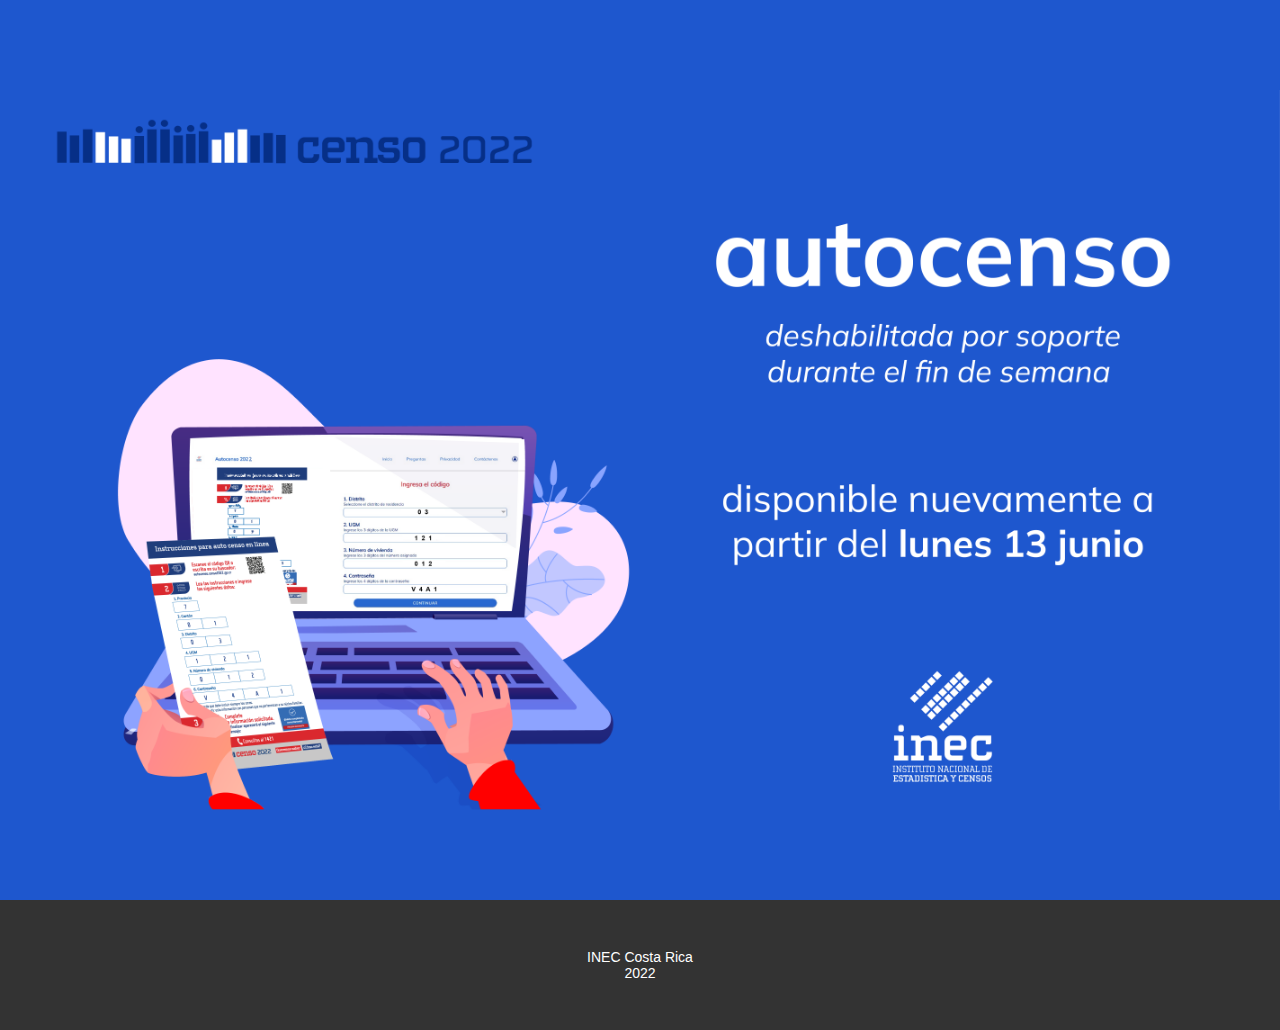
<file: index.html>
<!DOCTYPE html>
<html style="font-size: 16px;">
  <head>
    <meta name="viewport" content="width=device-width, initial-scale=1.0">
    <meta charset="utf-8">
    <meta name="keywords" content="webuilddigital.">
    <meta name="description" content="">
    <title>Censo2022</title>
    <link rel="stylesheet" href="nicepage.css" media="screen">
<link rel="stylesheet" href="Censo2022.css" media="screen">
    <script class="u-script" type="text/javascript" src="jquery-1.9.1.min.js" defer=""></script>
    <script class="u-script" type="text/javascript" src="nicepage.js" defer=""></script>
    <meta name="generator" content="Nicepage 4.11.3, nicepage.com">
    <link id="u-theme-google-font" rel="stylesheet" href="https://fonts.googleapis.com/css?family=Roboto:100,100i,300,300i,400,400i,500,500i,700,700i,900,900i|Open+Sans:300,300i,400,400i,500,500i,600,600i,700,700i,800,800i">
    
    
    <script type="application/ld+json">{
		"@context": "http://schema.org",
		"@type": "Organization",
		"name": ""
}</script>
    <meta name="theme-color" content="#485587">
    <meta property="og:title" content="Censo2022">
    <meta property="og:type" content="website">
  </head>
  <body>
    <section class="u-clearfix u-custom-color-1 u-section-1" id="sec-6603">
        <div style="flex-direction: column;justify-content: center;align-items: center;display: flex;height: 100vh;">
          <img src="images/autocenso.png" style="width: 100%;" alt="Autocenso">
        </div>
    </section>
    
    
    <footer class="u-align-center u-clearfix u-footer u-grey-80 u-footer" id="sec-c51f"><div class="u-clearfix u-sheet u-sheet-1">
        <p class="u-small-text u-text u-text-variant u-text-1">INEC Costa Rica<br>2022<br>
        </p>
      </div></footer>
  </body>
</html>
</file>
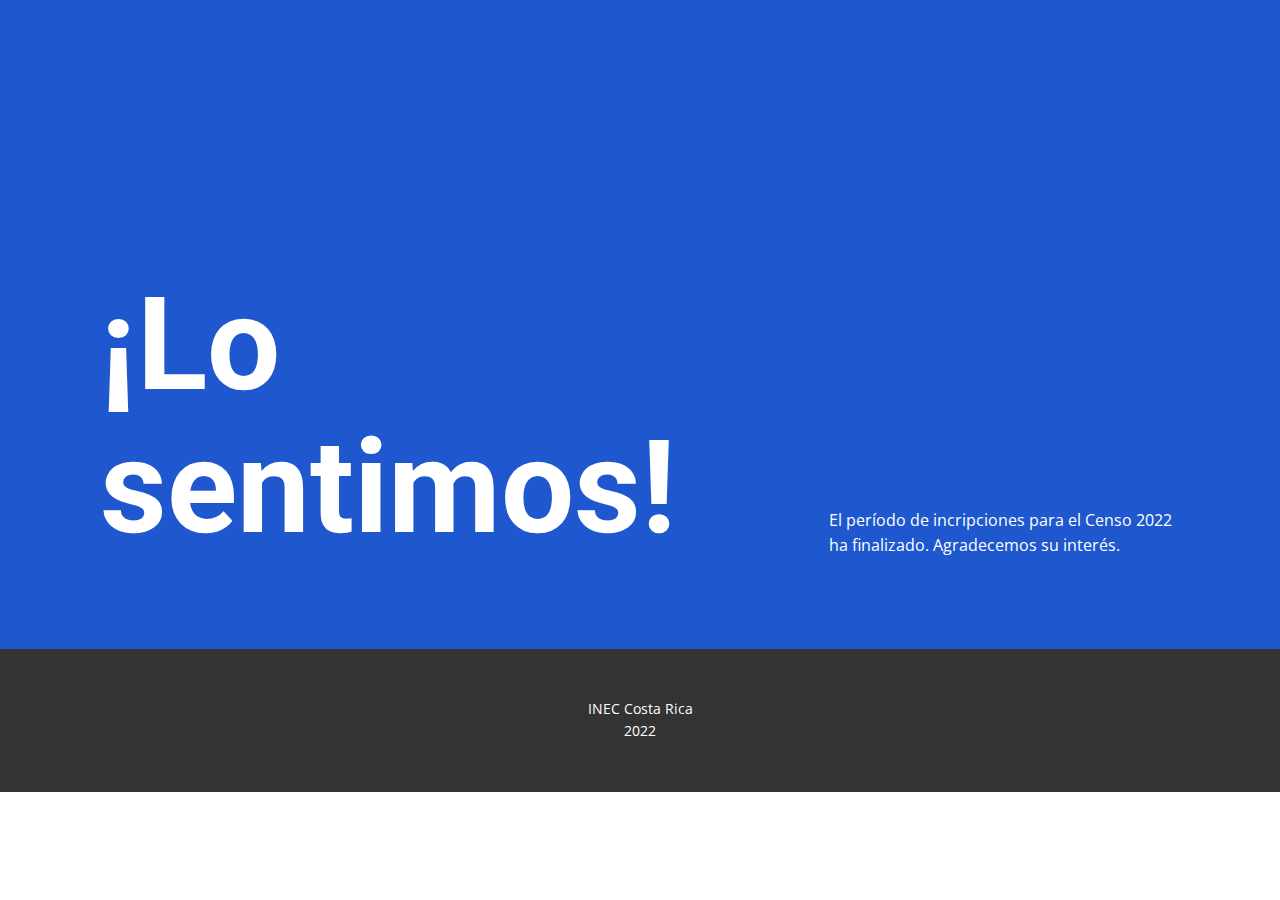
<file: Censo2022.html>
<!DOCTYPE html>
<html style="font-size: 16px;">
  <head>
    <meta name="viewport" content="width=device-width, initial-scale=1.0">
    <meta charset="utf-8">
    <meta name="keywords" content="webuilddigital.">
    <meta name="description" content="">
    <title>Censo2022</title>
    <link rel="stylesheet" href="nicepage.css" media="screen">
<link rel="stylesheet" href="Censo2022.css" media="screen">
    <script class="u-script" type="text/javascript" src="jquery-1.9.1.min.js" defer=""></script>
    <script class="u-script" type="text/javascript" src="nicepage.js" defer=""></script>
    <meta name="generator" content="Nicepage 4.11.3, nicepage.com">
    <link id="u-theme-google-font" rel="stylesheet" href="https://fonts.googleapis.com/css?family=Roboto:100,100i,300,300i,400,400i,500,500i,700,700i,900,900i|Open+Sans:300,300i,400,400i,500,500i,600,600i,700,700i,800,800i">
    
    
    <script type="application/ld+json">{
		"@context": "http://schema.org",
		"@type": "Organization",
		"name": ""
}</script>
    <meta name="theme-color" content="#485587">
    <meta property="og:title" content="Censo2022">
    <meta property="og:type" content="website">
  </head>
  <body class="u-body u-xl-mode">
    <section class="u-clearfix u-custom-color-1 u-section-1" id="sec-6603">
      <div class="u-clearfix u-sheet u-valign-middle-lg u-valign-middle-md u-valign-middle-xl u-sheet-1">
        <div class="u-clearfix u-expanded-width u-layout-wrap u-layout-wrap-1">
          <div class="u-layout">
            <div class="u-layout-row">
              <div class="u-container-style u-layout-cell u-size-30 u-layout-cell-1">
                <div class="u-container-layout u-valign-bottom u-container-layout-1">
                  <h1 class="u-text u-text-default u-text-1">¡Lo sentimos!<br>
                  </h1>
                </div>
              </div>
              <div class="u-container-style u-layout-cell u-size-30 u-layout-cell-2">
                <div class="u-container-layout u-valign-bottom u-container-layout-2">
                  <p class="u-text u-text-default u-text-2">El período de incripciones para el Censo 2022 ha finalizado. Agradecemos su interés. <br>
                  </p>
                </div>
              </div>
            </div>
          </div>
        </div>
      </div>
    </section>
    
    
    <footer class="u-align-center u-clearfix u-footer u-grey-80 u-footer" id="sec-c51f"><div class="u-clearfix u-sheet u-sheet-1">
        <p class="u-small-text u-text u-text-variant u-text-1">INEC Costa Rica<br>2022<br>
        </p>
      </div></footer>
  </body>
</html>
</file>
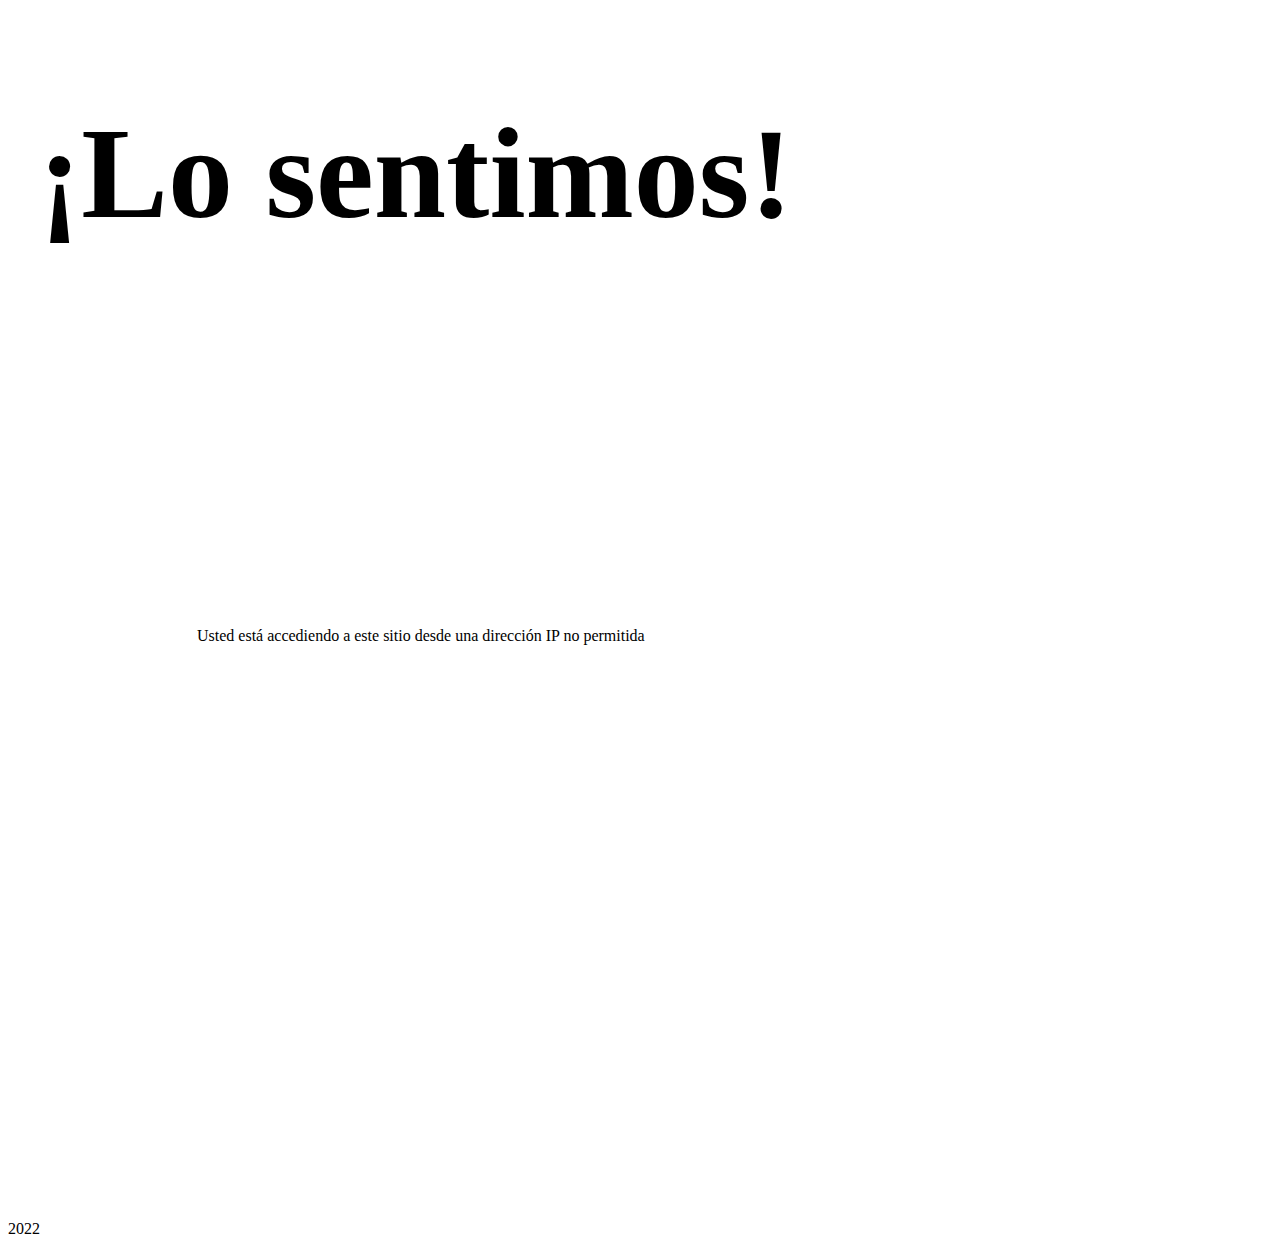
<file: country_error.html>
<!DOCTYPE html>
<html style="font-size: 16px;">
  <head>
    <meta name="viewport" content="width=device-width, initial-scale=1.0">
    <meta charset="utf-8">
    <meta name="keywords" content="webuilddigital.">
    <meta name="description" content="">
    <title>Censo2022</title>
<link rel="stylesheet" href="Censo2022.css" media="screen">
    <meta name="generator" content="Nicepage 4.11.3, nicepage.com">
    
    
    <script type="application/ld+json">{
		"@context": "http://schema.org",
		"@type": "Organization",
		"name": ""
}</script>
    <meta name="theme-color" content="#485587">
    <meta property="og:title" content="Censo2022">
    <meta property="og:type" content="website">
  </head>
  <body data-home-page="" data-home-page-title="Censo2022" class="u-body u-xl-mode">
    <section class="u-clearfix u-custom-color-1 u-section-1" id="sec-6603">
      <div class="u-clearfix u-sheet u-valign-middle-lg u-valign-middle-md u-valign-middle-xl u-sheet-1">
        <div class="u-clearfix u-expanded-width u-layout-wrap u-layout-wrap-1">
          <div class="u-layout">
            <div class="u-layout-row">
              <div class="u-container-style u-layout-cell u-size-30 u-layout-cell-1">
                <div class="u-container-layout u-valign-bottom u-container-layout-1">
                  <h1 class="u-text u-text-default u-text-1">¡Lo sentimos!<br>
                  </h1>
                </div>
              </div>
              <div class="u-container-style u-layout-cell u-size-30 u-layout-cell-2">
                <div class="u-container-layout u-valign-bottom u-container-layout-2">
                  <p class="u-text u-text-default u-text-2">Usted está accediendo a este sitio desde una dirección IP no permitida<br>
                  </p>
                </div>
              </div>
            </div>
          </div>
        </div>
      </div>
    </section>
    
    
    <footer class="u-align-center u-clearfix u-footer u-grey-80 u-footer" id="sec-c51f"><div class="u-clearfix u-sheet u-sheet-1">
        <p class="u-small-text u-text u-text-variant u-text-1"><br>2022<br>
        </p>
      </div></footer>
  </body>
</html>
</file>
